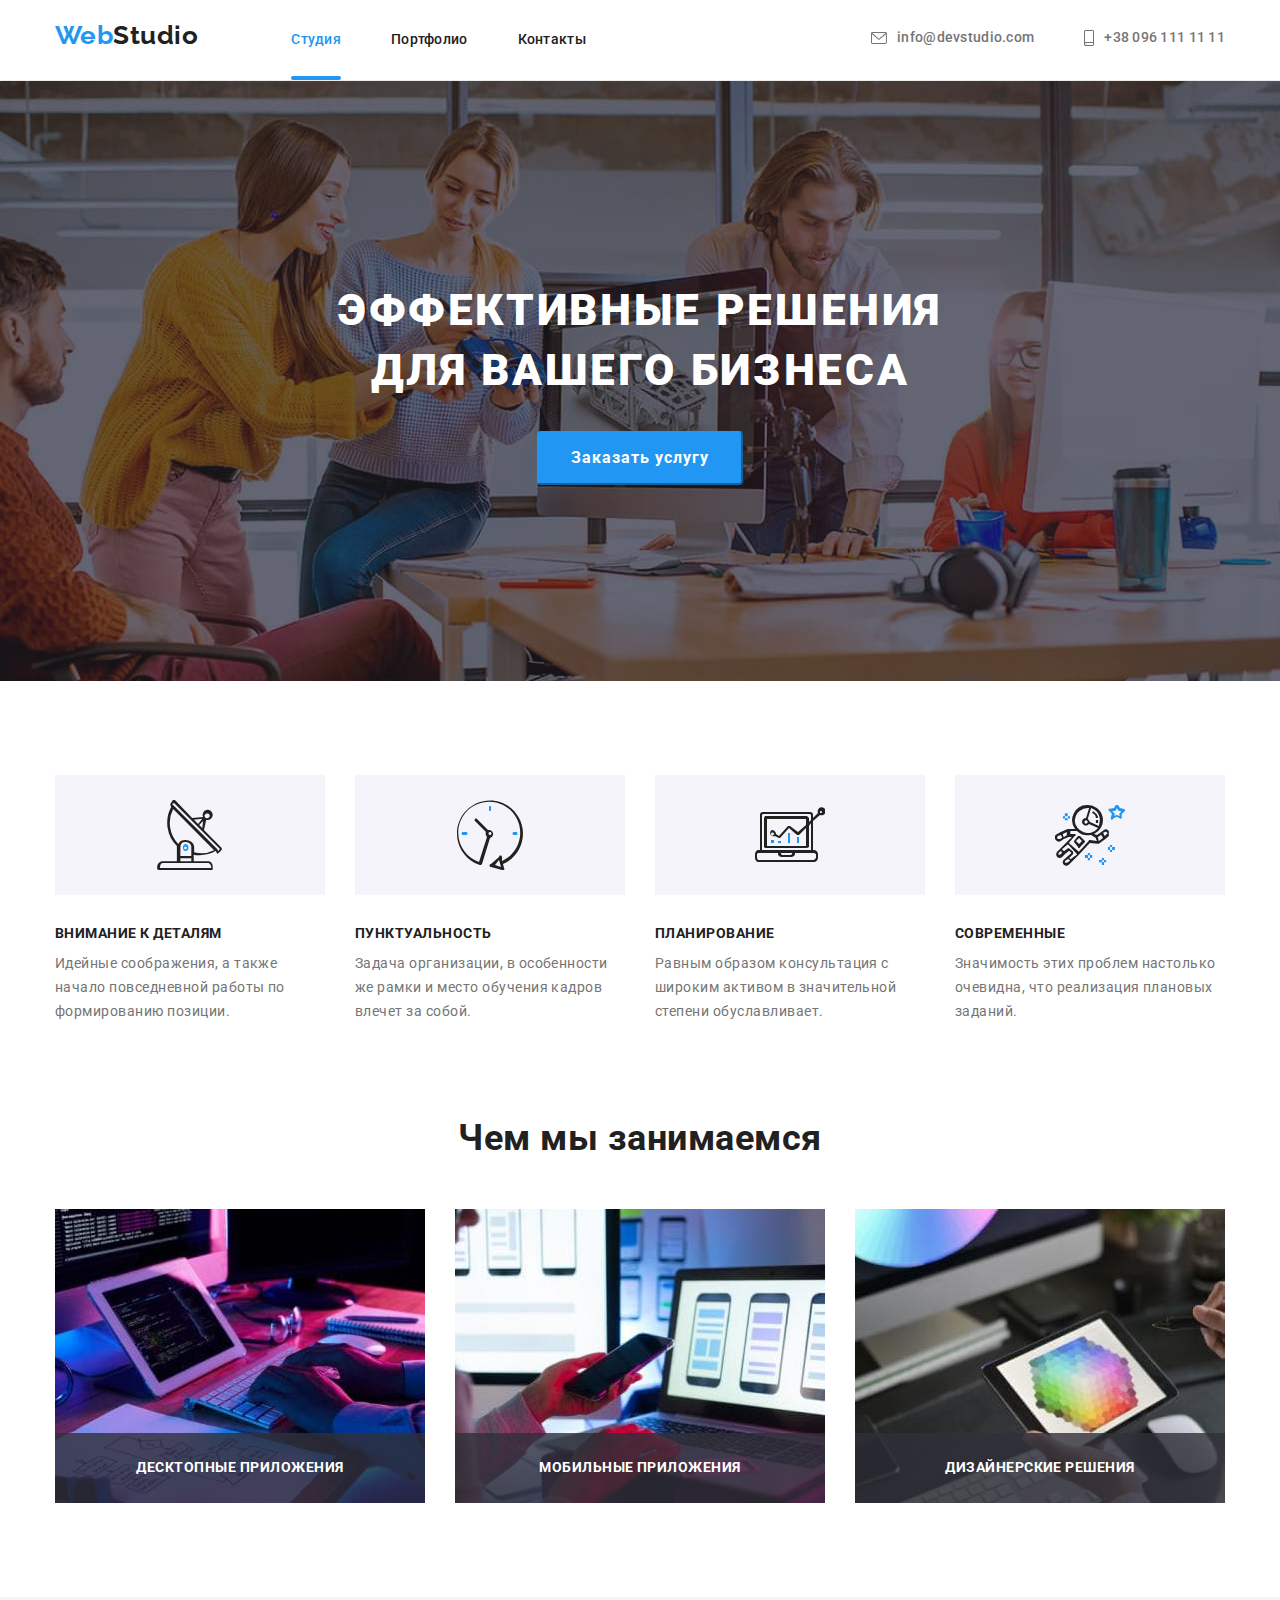
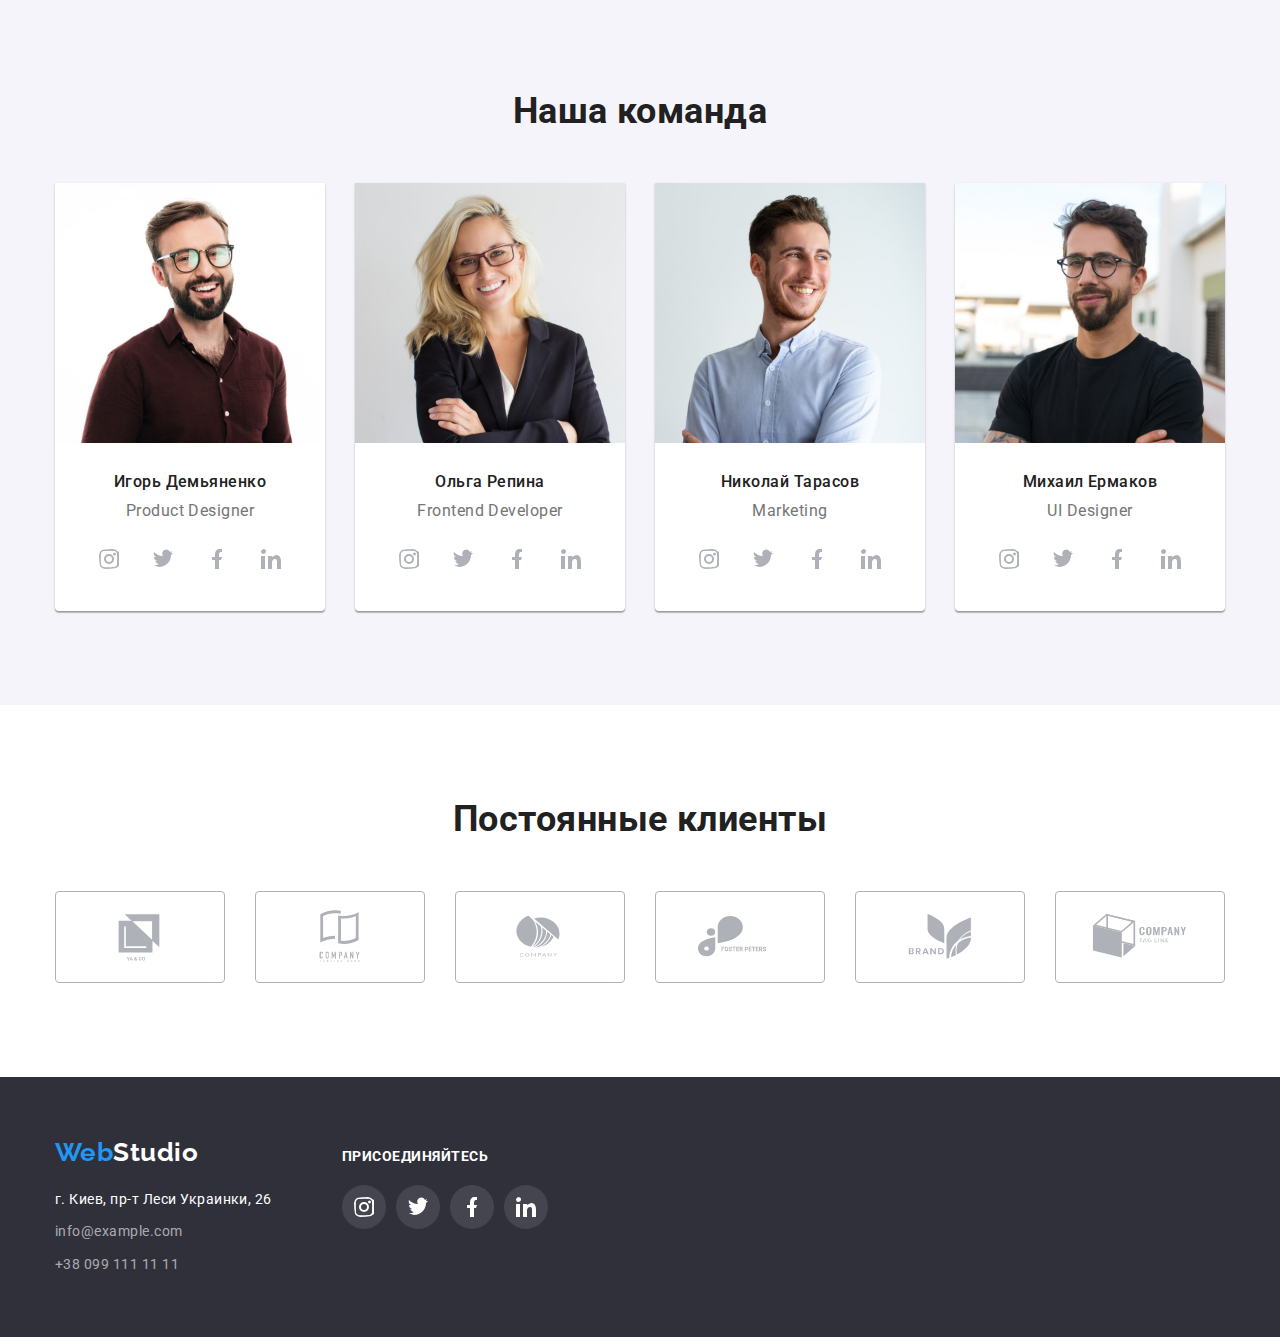
<file: index.html>
<!DOCTYPE html>
<html lang="ru">
  <head>
    <meta charset="UTF-8" />
    <meta http-equiv="X-UA-Compatible" content="IE=edge" />
    <meta name="viewport" content="width=device-width, initial-scale=1.0" />
    <title>Document</title>
    <link
      href="https://fonts.googleapis.com/css2?family=Raleway:wght@700&family=Roboto:wght@400;500;700;900&display=swap"
      rel="stylesheet"
    />
    <link
      rel="stylesheet"
      href="https://cdnjs.cloudflare.com/ajax/libs/modern-normalize/1.1.0/modern-normalize.min.css"
    />
    <link rel="stylesheet" href="./css/styles.css" />
  </head>
  <body>
    <header class="page-header">
      <div class="container box">
        <nav class="box">
          <a class="header-logo" href=""><span class="logo-blue">Web</span>Studio</a>
          <ul class="header-nav-list box">
            <li class="header-nav-list-item">
              <a href="./index.html" class="nav-link-current">Студия</a>
            </li>
            <li class="header-nav-list-item">
              <a href="./portfolio.html" class="nav-link">Портфолио</a>
            </li>
            <li class="header-nav-list-item"><a href="" class="nav-link">Контакты</a></li>
          </ul>
        </nav>
        <ul class="header-list">
          <li class="header-list-item">
            <a class="header-contact" href="mailto:info@devstudio.com">
              <svg class="header-contact-envelope">
                <use class="" href="./images/symbol-defs.svg#icon-envelope"></use></svg
              >info@devstudio.com</a
            >
          </li>
          <li class="header-list-item">
            <a class="header-contact" href="tel:+380961111111">
              <svg class="header-contact-smartphone">
                <use class="" href="./images/symbol-defs.svg#icon-smartphone"></use></svg
              >+38 096 111 11 11</a
            >
          </li>
        </ul>
      </div>
    </header>
    <main>
      <section class="hero">
        <div class="container">
          <h1 class="hero-title">Эффективные решения для вашего бизнеса</h1>
          <button data-modal-open type="button" class="button-studio">Заказать услугу</button>
        </div>
      </section>
      <!--Перша секція лозунги-->
      <section class="section features-section">
        <div class="container">
          <ul class="features-list">
            <li class="features-list-item">
              <div class="features-svg-item">
                <svg class="features-svg-icon">
                  <use class="" href="./images/symbol-defs.svg#icon-antenna"></use>
                </svg>
              </div>
              <h3 class="features-title">Внимание к деталям</h3>
              <p class="features-text">
                Идейные соображения, а также начало повседневной работы по формированию позиции.
              </p>
            </li>
            <li class="features-list-item">
              <div class="features-svg-item">
                <svg class="features-svg-icon">
                  <use class="" href="./images/symbol-defs.svg#icon-clock"></use>
                </svg>
              </div>
              <h3 class="features-title">Пунктуальность</h3>
              <p class="features-text">
                Задача организации, в особенности же рамки и место обучения кадров влечет за собой.
              </p>
            </li>
            <li class="features-list-item">
              <div class="features-svg-item">
                <svg class="features-svg-icon">
                  <use class="" href="./images/symbol-defs.svg#icon-diagram"></use>
                </svg>
              </div>
              <h3 class="features-title">Планирование</h3>
              <p class="features-text">
                Равным образом консультация с широким активом в значительной степени обуславливает.
              </p>
            </li>
            <li class="features-list-item">
              <div class="features-svg-item">
                <svg class="features-svg-icon">
                  <use class="" href="./images/symbol-defs.svg#icon-astronaut"></use>
                </svg>
              </div>
              <h3 class="features-title">Современные</h3>
              <p class="features-text">
                Значимость этих проблем настолько очевидна, что реализация плановых заданий.
              </p>
            </li>
          </ul>
        </div>
      </section>
      <!-- Друга секція Робота -->
      <section class="section">
        <div class="container">
          <h2 class="work-title">Чем мы занимаемся</h2>
          <ul class="work-list">
            <li class="work-list-item">
              <div class="work-list-img">
                <p class="work-list-text">Десктопные приложения</p>
                <img src="./images/activity/box1.jpg" alt="activity1" />
              </div>
            </li>
            <li class="work-list-item">
              <div class="work-list-img">
                <p class="work-list-text">Мобильные приложения</p>
                <img src="./images/activity/box2.jpg" alt="activity2" />
              </div>
            </li>
            <li class="work-list-item">
              <div class="work-list-img">
                <p class="work-list-text">Дизайнерские решения</p>
                <img src="./images/activity/box3.jpg" alt="activity3" />
              </div>
            </li>
          </ul>
        </div>
      </section>
      <!-- Третя секція існуюча команда-->
      <section class="team-section section">
        <div class="container">
          <h2 class="team-title">Наша команда</h2>
          <ul class="team-list">
            <li class="team-member">
              <img src="./images/team/igor.jpg" alt="teammate1" width="270" />
              <div class="team-member-box">
                <h3 class="team-member-name">Игорь Демьяненко</h3>
                <p class="team-position">Product Designer</p>
                <ul class="team-contact-list">
                  <li class="contact-list-item">
                    <a class="contact-link" href="">
                      <svg width="20" height="20">
                        <use class="" href="./images/symbol-defs.svg#icon-instagram"></use>
                      </svg>
                    </a>
                  </li>
                  <li class="contact-list-item">
                    <a class="contact-link" href="">
                      <svg width="20" height="20">
                        <use class="" href="./images/symbol-defs.svg#icon-twitter"></use>
                      </svg>
                    </a>
                  </li>
                  <li class="contact-list-item">
                    <a class="contact-link" href="">
                      <svg width="20" height="20">
                        <use class="" href="./images/symbol-defs.svg#icon-facebook"></use>
                      </svg>
                    </a>
                  </li>
                  <li class="contact-list-item">
                    <a class="contact-link" href="">
                      <svg width="20" height="20">
                        <use class="" href="./images/symbol-defs.svg#icon-linkedin"></use>
                      </svg>
                    </a>
                  </li>
                </ul>
              </div>
            </li>
            <li class="team-member">
              <img src="./images/team/olga.jpg" alt="teammate2" width="270" />
              <div class="team-member-box">
                <h3 class="team-member-name">Ольга Репина</h3>
                <p class="team-position">Frontend Developer</p>
                <ul class="team-contact-list">
                  <li class="contact-list-item">
                    <a class="contact-link" href="">
                      <svg width="20" height="20">
                        <use class="" href="./images/symbol-defs.svg#icon-instagram"></use>
                      </svg>
                    </a>
                  </li>
                  <li class="contact-list-item">
                    <a class="contact-link" href="">
                      <svg width="20" height="20">
                        <use class="" href="./images/symbol-defs.svg#icon-twitter"></use>
                      </svg>
                    </a>
                  </li>
                  <li class="contact-list-item">
                    <a class="contact-link" href="">
                      <svg width="20" height="20">
                        <use class="" href="./images/symbol-defs.svg#icon-facebook"></use>
                      </svg>
                    </a>
                  </li>
                  <li class="contact-list-item">
                    <a class="contact-link" href="">
                      <svg width="20" height="20">
                        <use class="" href="./images/symbol-defs.svg#icon-linkedin"></use>
                      </svg>
                    </a>
                  </li>
                </ul>
              </div>
            </li>
            <li class="team-member">
              <img src="./images/team/nikolay.jpg" alt="teammate3" width="270" />
              <div class="team-member-box">
                <h3 class="team-member-name">Николай Тарасов</h3>
                <p class="team-position">Marketing</p>
                <ul class="team-contact-list">
                  <li class="contact-list-item">
                    <a class="contact-link" href="">
                      <svg width="20" height="20">
                        <use class="" href="./images/symbol-defs.svg#icon-instagram"></use>
                      </svg>
                    </a>
                  </li>
                  <li class="contact-list-item">
                    <a class="contact-link" href="">
                      <svg width="20" height="20">
                        <use class="" href="./images/symbol-defs.svg#icon-twitter"></use>
                      </svg>
                    </a>
                  </li>
                  <li class="contact-list-item">
                    <a class="contact-link" href="">
                      <svg width="20" height="20">
                        <use class="" href="./images/symbol-defs.svg#icon-facebook"></use>
                      </svg>
                    </a>
                  </li>
                  <li class="contact-list-item">
                    <a class="contact-link" href="">
                      <svg width="20" height="20">
                        <use class="" href="./images/symbol-defs.svg#icon-linkedin"></use>
                      </svg>
                    </a>
                  </li>
                </ul>
              </div>
            </li>
            <li class="team-member">
              <img src="./images/team/mikhail.jpg" alt="teammate4" width="270" />
              <div class="team-member-box">
                <h3 class="team-member-name">Михаил Ермаков</h3>
                <p class="team-position">UI Designer</p>
                <ul class="team-contact-list">
                  <li class="contact-list-item">
                    <a class="contact-link" href="">
                      <svg width="20" height="20">
                        <use class="" href="./images/symbol-defs.svg#icon-instagram"></use>
                      </svg>
                    </a>
                  </li>
                  <li class="contact-list-item">
                    <a class="contact-link" href="">
                      <svg width="20" height="20">
                        <use class="" href="./images/symbol-defs.svg#icon-twitter"></use>
                      </svg>
                    </a>
                  </li>
                  <li class="contact-list-item">
                    <a class="contact-link" href="">
                      <svg width="20" height="20">
                        <use class="" href="./images/symbol-defs.svg#icon-facebook"></use>
                      </svg>
                    </a>
                  </li>
                  <li class="contact-list-item">
                    <a class="contact-link" href="">
                      <svg width="20" height="20">
                        <use class="" href="./images/symbol-defs.svg#icon-linkedin"></use>
                      </svg>
                    </a>
                  </li>
                </ul>
              </div>
            </li>
          </ul>
        </div>
      </section>
      <!-- Клієнти -->
      <section class="section">
        <div class="container">
          <h2 class="clients-title">Постоянные клиенты</h2>
          <ul class="client-list">
            <li class="client-list-item">
              <a class="client-link" href="">
                <svg width="106" height="60" class="client-link-icon">
                  <use class="" href="./images/symbol-defs.svg#icon-logo1"></use>
                </svg>
              </a>
            </li>
            <li class="client-list-item">
              <a class="client-link" href="">
                <svg width="106" height="60">
                  <use class="" href="./images/symbol-defs.svg#icon-logo2"></use>
                </svg>
              </a>
            </li>
            <li class="client-list-item">
              <a class="client-link" href="">
                <svg width="106" height="60">
                  <use class="" href="./images/symbol-defs.svg#icon-logo3"></use>
                </svg>
              </a>
            </li>
            <li class="client-list-item">
              <a class="client-link" href="">
                <svg width="106" height="60">
                  <use class="" href="./images/symbol-defs.svg#icon-logo4"></use>
                </svg>
              </a>
            </li>
            <li class="client-list-item">
              <a class="client-link" href="">
                <svg width="106" height="60">
                  <use class="" href="./images/symbol-defs.svg#icon-logo5"></use>
                </svg>
              </a>
            </li>
            <li class="client-list-item">
              <a class="client-link" href="">
                <svg width="106" height="60">
                  <use class="" href="./images/symbol-defs.svg#icon-logo6"></use>
                </svg>
              </a>
            </li>
          </ul>
        </div>
      </section>
    </main>
    <footer class="footer">
      <div class="container box">
        <div>
          <a class="footer-logo" href=""><span class="logo-blue">Web</span>Studio</a>
          <address class="footer-adress">
            <p>г. Киев, пр-т Леси Украинки, 26</p>
            <ul class="footer-list">
              <li class="footer-list-item">
                <a href="mailto:info@example.com" class="footer-adress-contact">info@example.com</a>
              </li>
              <li class="footer-list-item">
                <a href="tel:+380991111111" class="footer-adress-contact">+38 099 111 11 11</a>
              </li>
            </ul>
          </address>
        </div>
        <div class="footer-join-box">
          <p class="footer-join-text">Присоединяйтесь</p>
          <ul class="join-list">
            <li class="join-list-item">
              <a class="join-link" href="">
                <svg width="20" height="20">
                  <use class="" href="./images/symbol-defs.svg#icon-instagram"></use>
                </svg>
              </a>
            </li>
            <li class="join-list-item">
              <a class="join-link" href="">
                <svg width="20" height="20">
                  <use class="" href="./images/symbol-defs.svg#icon-twitter"></use>
                </svg>
              </a>
            </li>
            <li class="join-list-item">
              <a class="join-link" href="">
                <svg width="20" height="20">
                  <use class="" href="./images/symbol-defs.svg#icon-facebook"></use>
                </svg>
              </a>
            </li>
            <li class="join-list-item">
              <a class="join-link" href="">
                <svg width="20" height="20">
                  <use class="" href="./images/symbol-defs.svg#icon-linkedin"></use>
                </svg>
              </a>
            </li>
          </ul>
        </div>
        </div>
      </div>
    </footer>
    <div class="backdrop is-hidden" data-modal>
      <div class="modal">
        <button class="modal-close-button" data-modal-close>
          <svg width="11" height="11">
            <use href="./images/symbol-defs.svg#icon-cross"></use>
          </svg>
        </button>
      </div>
    </div>
    <script src="./js/modal.js"></script>
  </body>
</html>
</file>
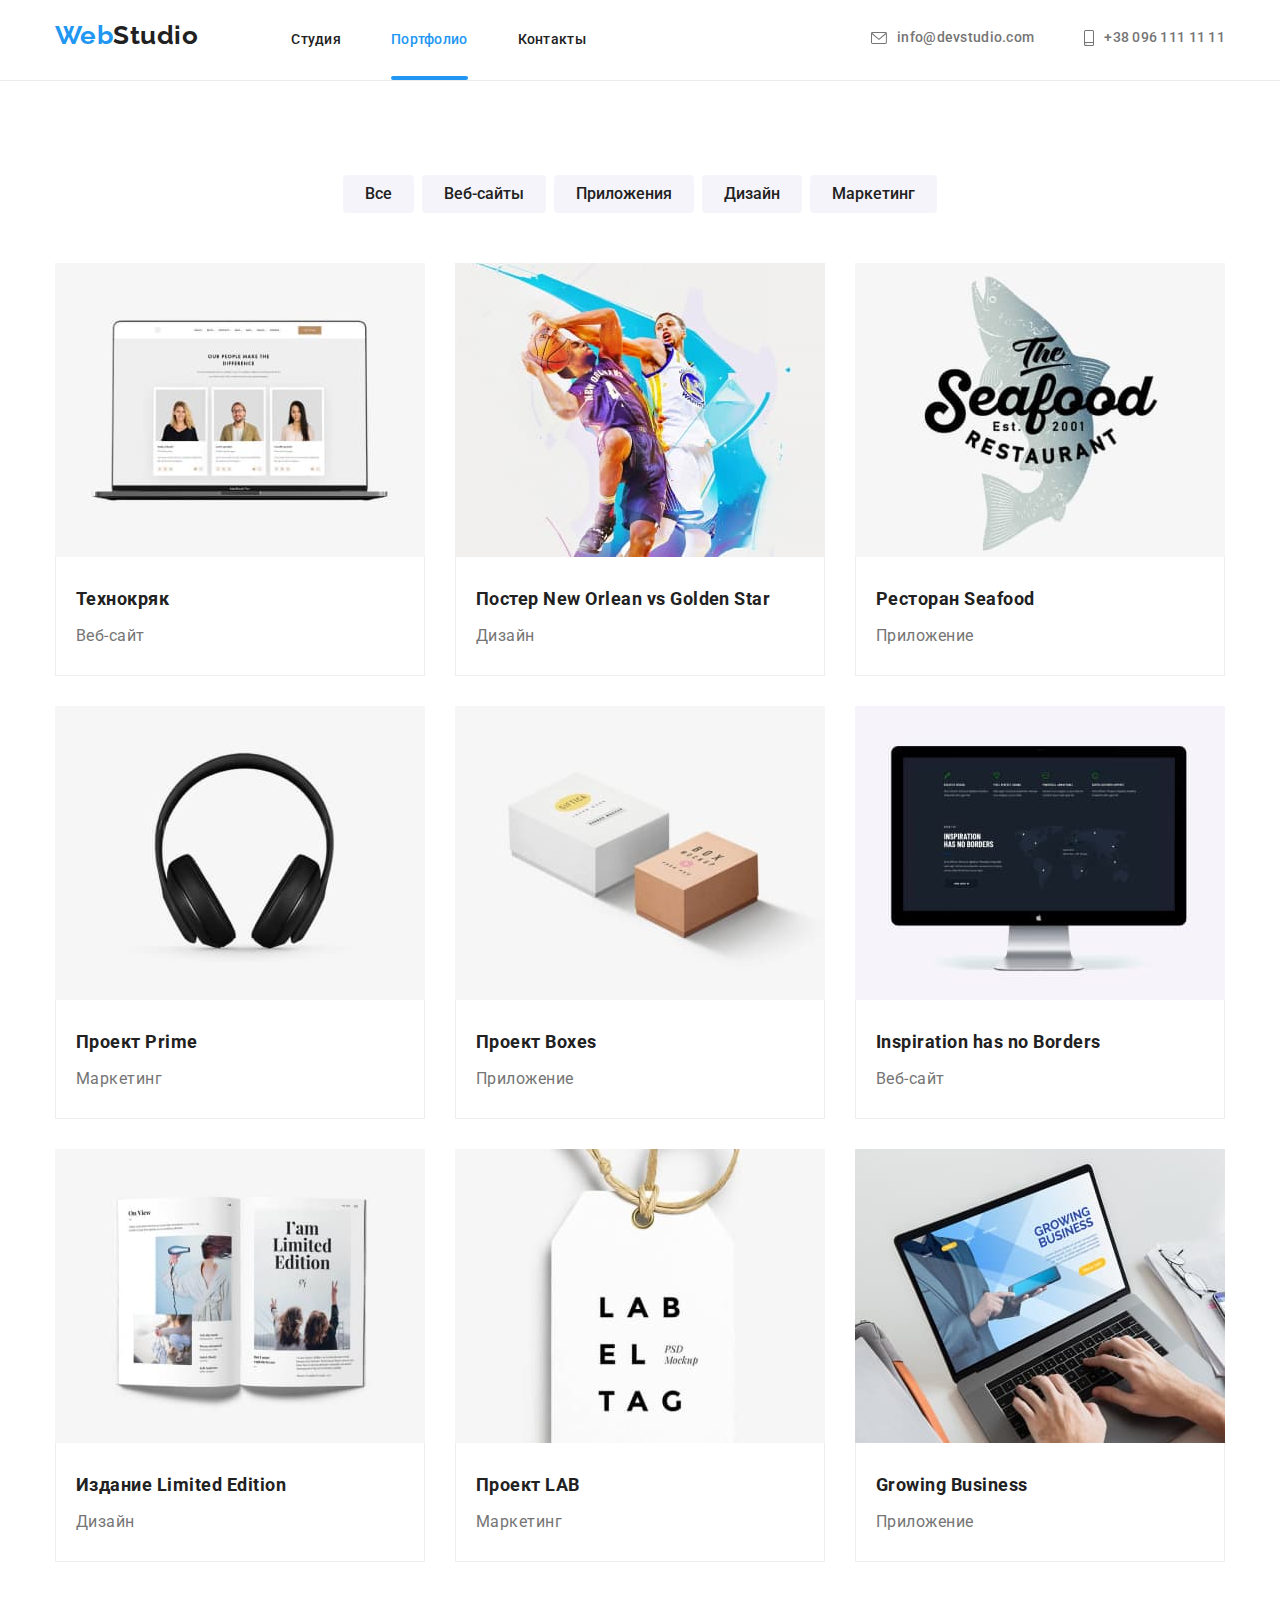
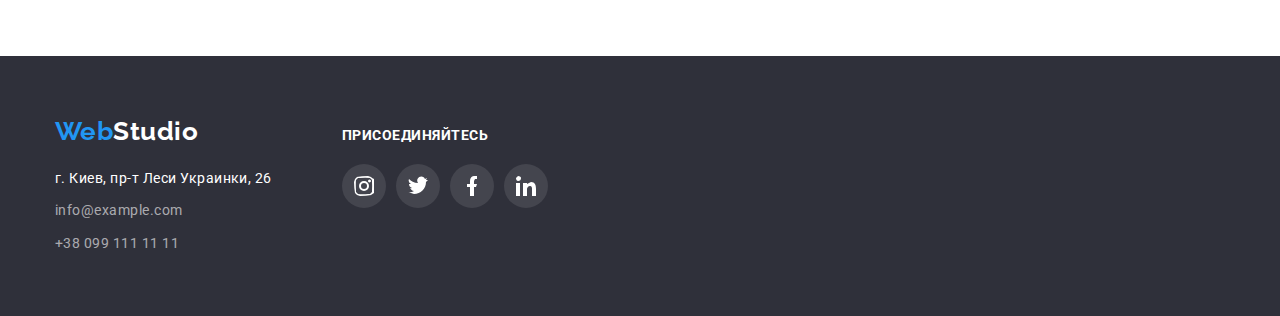
<file: portfolio.html>
<!DOCTYPE html>
<html lang="ru">
  <head>
    <meta charset="UTF-8" />
    <meta http-equiv="X-UA-Compatible" content="IE=edge" />
    <meta name="viewport" content="width=device-width, initial-scale=1.0" />
    <title>Document</title>
    <link
      href="https://fonts.googleapis.com/css2?family=Raleway:wght@700&family=Roboto:wght@400;500;700;900&display=swap"
      rel="stylesheet"
    />
    <link
      rel="stylesheet"
      href="https://cdnjs.cloudflare.com/ajax/libs/modern-normalize/1.1.0/modern-normalize.min.css"
    />
    <link rel="stylesheet" href="./css/styles.css" />
  </head>
  <body class="page-body">
    <header class="page-header">
      <div class="container box">
        <nav class="box">
          <a class="header-logo" href=""><span class="logo-blue">Web</span>Studio</a>
          <ul class="header-nav-list box">
            <li class="header-nav-list-item">
              <a href="./index.html" class="nav-link">Студия</a>
            </li>
            <li class="header-nav-list-item">
              <a href="./portfolio.html" class="nav-link-current">Портфолио</a>
            </li>
            <li class="header-nav-list-item"><a href="" class="nav-link">Контакты</a></li>
          </ul>
        </nav>
        <ul class="header-list">
          <li class="header-list-item">
            <a class="header-contact" href="mailto:info@devstudio.com">
              <svg class="header-contact-envelope">
                <use class="" href="./images/symbol-defs.svg#icon-envelope"></use></svg
              >info@devstudio.com</a
            >
          </li>
          <li class="header-list-item">
            <a class="header-contact" href="tel:+380961111111">
              <svg class="header-contact-smartphone">
                <use class="" href="./images/symbol-defs.svg#icon-smartphone"></use></svg
              >+38 096 111 11 11</a
            >
          </li>
        </ul>
      </div>
    </header>
    <main>
      <section class="section">
        <div class="container">
          <ul class="portfolio-buttons-list">
            <li class="portfolio-buttons-item">
              <button type="button" class="button-portfolio">Все</button>
            </li>
            <li class="portfolio-buttons-item">
              <button type="button" class="button-portfolio">Веб-сайты</button>
            </li>
            <li class="portfolio-buttons-item">
              <button type="button" class="button-portfolio">Приложения</button>
            </li>
            <li class="portfolio-buttons-item">
              <button type="button" class="button-portfolio">Дизайн</button>
            </li>
            <li class="portfolio-buttons-item">
              <button type="button" class="button-portfolio">Маркетинг</button>
            </li>
          </ul>
          <ul class="portfolio-list">
            <li class="portfolio-list-item">
              <a class="portfolio-link" href="">
                <div class="portfolio-link-img">
                  <p class="portfolio-link-overlay">
                    Ресурс предлагает комплексные предложения с разным уровнем функционала и
                    сервисов. Все это позволит посетителю получить исчерпывающие сведения о компании
                    или частном лице.
                  </p>
                  <img src="./images/projects/techcrack.jpg" alt="project1" />
                </div>
                <div class="portfolio-list-border-box">
                  <h3 class="portfolio-title">Технокряк</h3>
                  <p class="portfolio-text">Веб-сайт</p>
                </div>
              </a>
            </li>
            <li class="portfolio-list-item">
              <a class="portfolio-link" href="">
                <div class="portfolio-link-img">
                  <p class="portfolio-link-overlay">
                    Ресурс предлагает комплексные предложения с разным уровнем функционала и
                    сервисов. Все это позволит посетителю получить исчерпывающие сведения о компании
                    или частном лице.
                  </p>
                  <img
                    src="./images/projects/new-orlean-vs-golden-star.jpg"
                    alt="project2"
                    width="370"
                  />
                </div>
                <div class="portfolio-list-border-box">
                  <h3 class="portfolio-title">Постер New Orlean vs Golden Star</h3>
                  <p class="portfolio-text">Дизайн</p>
                </div>
              </a>
            </li>
            <li class="portfolio-list-item">
              <a class="portfolio-link" href="">
                <div class="portfolio-link-img">
                  <p class="portfolio-link-overlay">
                    Ресурс предлагает комплексные предложения с разным уровнем функционала и
                    сервисов. Все это позволит посетителю получить исчерпывающие сведения о компании
                    или частном лице.
                  </p>
                  <img src="./images/projects/seafood.jpg" alt="project3" width="370" />
                </div>
                <div class="portfolio-list-border-box">
                  <h3 class="portfolio-title">Ресторан Seafood</h3>
                  <p class="portfolio-text">Приложение</p>
                </div>
              </a>
            </li>
            <li class="portfolio-list-item">
              <a class="portfolio-link" href="">
                <div class="portfolio-link-img">
                  <p class="portfolio-link-overlay">
                    Ресурс предлагает комплексные предложения с разным уровнем функционала и
                    сервисов. Все это позволит посетителю получить исчерпывающие сведения о компании
                    или частном лице.
                  </p>
                  <img src="./images/projects/prime.jpg" alt="project4" width="370" />
                </div>
                <div class="portfolio-list-border-box">
                  <h3 class="portfolio-title">Проект Prime</h3>
                  <p class="portfolio-text">Маркетинг</p>
                </div>
              </a>
            </li>
            <li class="portfolio-list-item">
              <a class="portfolio-link" href="">
                <div class="portfolio-link-img">
                  <p class="portfolio-link-overlay">
                    Ресурс предлагает комплексные предложения с разным уровнем функционала и
                    сервисов. Все это позволит посетителю получить исчерпывающие сведения о компании
                    или частном лице.
                  </p>
                  <img src="./images/projects/boxes.jpg" alt="project5" width="370" />
                </div>
                <div class="portfolio-list-border-box">
                  <h3 class="portfolio-title">Проект Boxes</h3>
                  <p class="portfolio-text">Приложение</p>
                </div>
              </a>
            </li>
            <li class="portfolio-list-item">
              <a class="portfolio-link" href="">
                <div class="portfolio-link-img">
                  <p class="portfolio-link-overlay">
                    Ресурс предлагает комплексные предложения с разным уровнем функционала и
                    сервисов. Все это позволит посетителю получить исчерпывающие сведения о компании
                    или частном лице.
                  </p>
                  <img
                    src="./images/projects/inspiration-has-no-borders.jpg"
                    alt="project6"
                    width="370"
                  />
                </div>
                <div class="portfolio-list-border-box">
                  <h3 class="portfolio-title">Inspiration has no Borders</h3>
                  <p class="portfolio-text">Веб-сайт</p>
                </div>
              </a>
            </li>
            <li class="portfolio-list-item">
              <a class="portfolio-link" href="">
                <div class="portfolio-link-img">
                  <p class="portfolio-link-overlay">
                    Ресурс предлагает комплексные предложения с разным уровнем функционала и
                    сервисов. Все это позволит посетителю получить исчерпывающие сведения о компании
                    или частном лице.
                  </p>
                  <img src="./images/projects/limited-edition.jpg" alt="project7" width="370" />
                </div>
                <div class="portfolio-list-border-box">
                  <h3 class="portfolio-title">Издание Limited Edition</h3>
                  <p class="portfolio-text">Дизайн</p>
                </div>
              </a>
            </li>
            <li class="portfolio-list-item">
              <a class="portfolio-link" href="">
                <div class="portfolio-link-img">
                  <p class="portfolio-link-overlay">
                    Ресурс предлагает комплексные предложения с разным уровнем функционала и
                    сервисов. Все это позволит посетителю получить исчерпывающие сведения о компании
                    или частном лице.
                  </p>
                  <img src="./images/projects/lab.jpg" alt="project8" width="370" />
                </div>
                <div class="portfolio-list-border-box">
                  <h3 class="portfolio-title">Проект LAB</h3>
                  <p class="portfolio-text">Маркетинг</p>
                </div>
              </a>
            </li>
            <li class="portfolio-list-item">
              <a class="portfolio-link" href="">
                <div class="portfolio-link-img">
                  <p class="portfolio-link-overlay">
                    Ресурс предлагает комплексные предложения с разным уровнем функционала и
                    сервисов. Все это позволит посетителю получить исчерпывающие сведения о компании
                    или частном лице.
                  </p>
                  <img src="./images/projects/growing-busines.jpg" alt="project9" width="370" />
                </div>
                <div class="portfolio-list-border-box">
                  <h3 class="portfolio-title">Growing Business</h3>
                  <p class="portfolio-text">Приложение</p>
                </div>
              </a>
            </li>
          </ul>
        </div>
      </section>
    </main>
    <footer class="footer">
      <div class="container box">
        <div>
          <a class="footer-logo" href=""><span class="logo-blue">Web</span>Studio</a>
          <address class="footer-adress">
            <p>г. Киев, пр-т Леси Украинки, 26</p>
            <ul class="footer-list">
              <li class="footer-list-item">
                <a href="mailto:info@example.com" class="footer-adress-contact">info@example.com</a>
              </li>
              <li class="footer-list-item">
                <a href="tel:+380991111111" class="footer-adress-contact">+38 099 111 11 11</a>
              </li>
            </ul>
          </address>
        </div>
        <div class="footer-join-box">
          <p class="footer-join-text">Присоединяйтесь</p>
          <ul class="join-list">
            <li class="join-list-item">
              <a class="join-link" href="">
                <svg width="20" height="20">
                  <use class="" href="./images/symbol-defs.svg#icon-instagram"></use>
                </svg>
              </a>
            </li>
            <li class="join-list-item">
              <a class="join-link" href="">
                <svg width="20" height="20">
                  <use class="" href="./images/symbol-defs.svg#icon-twitter"></use>
                </svg>
              </a>
            </li>
            <li class="join-list-item">
              <a class="join-link" href="">
                <svg width="20" height="20">
                  <use class="" href="./images/symbol-defs.svg#icon-facebook"></use>
                </svg>
              </a>
            </li>
            <li class="join-list-item">
              <a class="join-link" href="">
                <svg width="20" height="20">
                  <use class="" href="./images/symbol-defs.svg#icon-linkedin"></use>
                </svg>
              </a>
            </li>
          </ul>
        </div>
      </div>
    </footer>
  </body>
</html>
</file>
<file: css/styles.css>
:root{
    --primary-text-color: #212121;
    --secondary-text-color: #757575;
    --accent-color: #2196F3;
    --negative-color: #fff;
    --dark-background: #2F303A;
    --footer-opacity: rgba(255, 255, 255, 0.6);
    --light-background: #f5f4fa;
    --svg-icon: #AFB1B8;
}

/* global */

h1,
h2,
h3,
p{
    margin: 0;
}

ul,
li {
    margin: 0;
    padding: 0;
    list-style: none;
}

button {
    cursor: pointer;
}

img{
    display: block;
    max-width: 100%;
    height: auto;
}

body {
    font-family: Roboto, sans-serif;
    letter-spacing: 0.03em;
      
    background-color: var(--negative-color);
    color: var(--primary-text-color);
}

.container{
    margin: 0 auto;
    width: 1200px;
    padding: 0 15px;
}

.box{
    display: flex;
    align-items: baseline;
}

.section{
    padding-top: 94px;
    padding-bottom: 94px;
}

/* header */

.page-header{
    border-bottom: 1px solid #ececec;
}

.header-list {
    display: flex;
}

.header-logo{
    display: flex;
    align-items: center;
}

.header-logo,
.footer-logo {
    font-family: 'Raleway';
    font-weight: 700;
    font-size: 26px;
    line-height: 1.19;
    color: var(--primary-text-color);
    text-decoration: none;    
}

.logo-blue {
    color: var(--accent-color);
}

.header-nav-list {
    margin-left: 93px;
}

.nav-link,
.nav-link-current {
    display: block;
    padding-top: 32px;
    padding-bottom: 32px;

    font-weight: 500;
    font-size: 14px;
    line-height: 1.14;
    letter-spacing: 0.02em;
    color: var(--primary-text-color);
    text-decoration: none;

    transition-property: color;
    transition-duration: 250ms;
    transition-timing-function: cubic-bezier(0.4, 0, 0.2, 1);
}

.nav-link-current{
    position: relative;
    
}

.nav-link-current::after{
    position: absolute;
    bottom: 0;
    left: 0;
    content: "";
    width: 100%;
    background-color: currentColor;
    border: 2px solid currentColor;
    border-radius: 4px;
}

.header-list{   
    margin-left: auto;
}

.header-list-item{
    display: flex;
}

.header-list-item:not(:first-child),
.header-nav-list-item:not(:first-child){
    margin-left: 50px;
}

.header-contact {
    display: flex;
    align-items: center;

    font-weight: 500;
    font-size: 14px;
    line-height: 1.14;
    letter-spacing: 0.02em;
    color: var(--secondary-text-color);
    text-decoration: none;
    transition: color 250ms cubic-bezier(0.4, 0, 0.2, 1);
}

.header-contact-envelope{
    margin-right: 10px;
    fill: currentColor;
    width: 16px;
    height: 12px;
}

.header-contact-smartphone{
    margin-right: 10px;
    fill: currentColor;
    width: 10px;
    height: 16px;
}

.nav-link:hover, 
.nav-link:focus,
.header-contact:hover,
.header-contact:focus,
.header-list-item:hover,
.nav-link-current{
    color: var(--accent-color);
}

/*hero*/

.hero{
    max-width: 1600px;
    height: 600px;
    margin-left: auto;
    margin-right: auto;
    background-image: linear-gradient(to right, rgba(47, 48, 58, 0.4),
                                                rgba(47, 48, 58, 0.4)),
                                url(../images/hero/background-hero.jpg);
    background-size: cover;
    background-position: center;
    padding-top: 200px;
    padding-bottom: 200px;
    text-align: center;

    background-color: var(--dark-background);
}

.hero-title{
    margin: auto;
    max-width: 696px;

    font-weight: 900;
    font-size: 44px;
    line-height: 1.36;
    letter-spacing: 0.06em;
    text-transform: uppercase;
    color: var(--negative-color)
}

.button-studio{
    /* display: flex; */
    align-items: center;
    justify-content: center;
    padding: 10px 32px;
    margin-top: 30px;
    border-radius: 4px;
    border-color: var(--accent-color);

    font-weight: 700;
    font-size: 16px;
    line-height: 1.87;
    letter-spacing: 0.06em;
    color: var(--negative-color);
    background-color: var(--accent-color);
    transition-property: background-color, border-color;
    transition-duration: 250ms;
    transition-timing-function: cubic-bezier(0.4, 0, 0.2, 1);
}

.button-studio:hover,
.button-studio:focus{
    background-color: #188CE8;
    border-color: #188CE8;
}

/* section лозунги */

.features-section{
    padding-bottom: 0;
}

.features-list{
    display: flex;
}

.features-list-item{
    max-width: 270px;
}

.features-svg-item {
    display: flex;
    align-items: center;
    justify-content: center;
    width: 270px;
    height: 120px;

    background-color: var(--light-background);
}

.features-svg-icon {
    width: 70px;
    height: 70px;
}

.features-title{
    margin-top: 30px;
}

.features-list-item:not(:first-child),
.features-svg-item:not(:first-child){
    margin-left: 30px;
}

.features-title{
    font-weight: 700;
    font-size: 14px;
    line-height: 1.2;
    text-transform: uppercase;
}

.features-text{
    margin-top: 10px;
    
    font-size: 14px;
    line-height: 1.71;
    color: var(--secondary-text-color);
}

/* section зайняття */

.work-list{
    display: flex;
}

.work-list,
.team-list{
    margin-top: 50px;
}

.work-title,
.team-title,
.clients-title{
    text-align: center;

    font-weight: 700;
    font-size: 36px;
    line-height: 1.16;
}

.work-list-item:not(:first-child){
    margin-left: 30px;
}

.work-list-img{
    position: relative;
    display: flex;
}

.work-list-text{
    display: flex;
    justify-content: center;
    align-items: center;
    
    /* padding-top: 27px; */
    /* text-align: center; */
    position: absolute;
    left: 0;
    bottom: 0;
    width: 100%;
    height: 70px;


    font-weight: 700;
    font-size: 14px;
    line-height: 1.14;
    color: var(--negative-color);
    text-transform: uppercase;

    background-color: rgba(47, 48, 58, 0.8);;
}


/* section команда */

.team-section{
    background-color: var(--light-background) ;
}


.team-list{
    display: flex;
}

.team-member{
    width: 270px;
    margin-left: 30px;

    box-shadow: 0px 1px 3px rgba(0, 0, 0, 0.12),
                0px 1px 1px rgba(0, 0, 0, 0.14),
                0px 2px 1px rgba(0, 0, 0, 0.2);
    border-radius: 0px 0px 4px 4px;
    background-color: var(--negative-color);
}

.team-member:nth-child(4n+1){
    margin-left: 0px;
}

.team-member-box{
    text-align: center;
    padding-top: 30px;
    padding-bottom: 30px;
}

.team-member-name{
    font-weight: 500;
    font-size: 16px;
    line-height: 1.18;
}

.team-position{
    margin-top: 10px;

    font-size: 16px;
    line-height: 1.18;
    color: var(--secondary-text-color);
}

.team-contact-list{
    display: flex;
    justify-content: center;
    margin-top: 16px;
}

.contact-list-item:not(:first-child){
    margin-left: 10px;
}

.contact-link {
    display: flex;
    justify-content: center;
    align-items: center;
    width: 44px;
    height: 44px;
    border-radius: 50%;
    fill: var(--svg-icon);
    transition-property: background, fill;
    transition-duration: 250ms;
    transition-timing-function: cubic-bezier(0.4, 0, 0.2, 1);
}


.contact-link svg{
    color: currentColor;
}

.contact-link:hover,
.contact-link:focus{
    fill: var(--negative-color);
    background: var(--accent-color);
}

/* clients */

.client-list{
    display: flex;
    margin-top: 50px;
}

.client-list-item{
    width: 170px;
    height: 92px;
}

.client-list-item:not(:first-child){
    margin-left: 30px;
}

.client-link{
    display: flex;
    justify-content: center;
    align-items: center;
    width: 170px;
    height: 92px;
    
    border: 1px solid var(--svg-icon);
    border-radius: 4px;

    color: var(--svg-icon);

    transition-property: border-color, color;
    transition-duration: 250ms;
    transition-timing-function: cubic-bezier(0.4, 0, 0.2, 1);
}

.client-link svg {
    fill: currentColor;
}

.client-link:hover,
.client-link:focus{
    border-color: var(--accent-color);
    color: var(--accent-color);
}

/* portfolio */

.portfolio-buttons-list{
    display: flex;
    justify-content: center;
}

.button-portfolio {
    padding: 6px 22px;
    border: transparent;
    border-radius: 4px;
    
    font-weight: 500;
    font-size: 16px;
    line-height: 1.62;
    color: var(--primary-text-color);
    background-color: var(--light-background);

    transition-property: box-shadow, color, background-color;
    transition-duration: 250ms;
    transition-timing-function: cubic-bezier(0.4, 0, 0.2, 1);
}

.button-portfolio:hover,
.button-portfolio:focus {
    box-shadow: 0px 3px 1px rgba(0, 0, 0, 0.1),
                0px 1px 2px rgba(0, 0, 0, 0.08),
                0px 2px 2px rgba(0, 0, 0, 0.12);
    color: var(--negative-color);
    background-color: var(--accent-color);
}

.portfolio-buttons-item:not(:first-child){
    margin-left: 8px;
}

.portfolio-list{
    display: flex;
    flex-wrap: wrap;
    margin-top: 50px;
}

.portfolio-list-item{
    max-width: 370px;
    margin-left: 30px;
    margin-top: 30px;
}

.portfolio-list-item:nth-child(3n+1){
    margin-left: 0px;
}

.portfolio-list-item:nth-child(-n + 3){
    margin-top: 0px;
}
.portfolio-list-border-box{
    padding: 24px 20px;
    border: 1px solid #EEEEEE;
    border-top: transparent;
}

.portfolio-link {
    display: block;
    text-decoration-line: none;

    transition-property: box-shadow;
    transition-duration: 250ms;
}

.portfolio-link-img {
    position: relative;
    overflow: hidden;
}

.portfolio-link-overlay{
    position: absolute;
    width: 100%;
    height: 101%;
    padding: 63px 24px;

    font-size: 18px;
    line-height: 1.55;
    color: var(--negative-color);
    background-color: rgba(33, 150, 243, 0.9);

    transform: translateY(100%);
    transition: transform 250ms cubic-bezier(0.4, 0, 0.2, 1);
}

.portfolio-link:hover .portfolio-link-overlay,
.portfolio-link:focus .portfolio-link-overlay{
    transform: translateY(0%);
}

.portfolio-link:hover,
.portfolio-link:focus {
    box-shadow: 0px 1px 1px rgba(0, 0, 0, 0.12),
                0px 4px 4px rgba(0, 0, 0, 0.06),
                1px 4px 6px rgba(0, 0, 0, 0.16);
}

.portfolio-title{
    font-weight: 700;
    font-size: 18px;
    line-height: 2;
    color: var(--primary-text-color);
}

.portfolio-text{
    margin-top: 4px;

    font-size: 16px;
    line-height: 1.87;
    color: var(--secondary-text-color);
}

/* footer */

.footer{
    padding: 60px 0;
    background-color: var(--dark-background);
}

.footer-box{
    align-items: baseline;  
}

.footer-logo{
    display: block;

    color: var(--negative-color);
    text-decoration: none;
}

.footer-adress{
    margin-top: 20px;

    font-size: 14px;
    line-height: 1.71;
    font-style: normal;
    color: var(--negative-color);

}

.footer-list{
    margin-top: 9px;
}

.footer-list-item{
    display: block;
}

.footer-list-item:not(:first-child){
    margin-top: 9px;
}

.footer-adress-contact{
    color: var(--footer-opacity);
    text-decoration: none;
    font-style: normal;
    transition: color 250ms cubic-bezier(0.4, 0, 0.2, 1);
}

.footer-adress-contact:hover,
.footer-adress-contact:active {
    color: var(--accent-color)
}

.footer-join-box{
    margin-left: 70px;
}

.footer-join-text{
    font-weight: 700;
    font-size: 14px;
    line-height: 1.14;
    text-transform: uppercase;

    color: var(--negative-color);
}

.join-list{
    margin-top: 20px;
    display: flex;
}

.join-list-item:not(:first-child){
    margin-left: 10px;
}

.join-link{
    display: flex;
    justify-content: center;
    align-items: center;
    width: 44px;
    height: 44px;
    border-radius: 50%;

    background-color: rgba(255, 255, 255, 10%);
    transition: background-color 250ms cubic-bezier(0.4, 0, 0.2, 1);
}

.join-link:hover,
.join-link:focus{
    background-color: var(--accent-color);
}

.join-link svg{
    fill: var(--negative-color);
}

.button-studio svg{
    fill: currentColor;
}

.input-footer{
    color: var(--negative-color);
    padding: 16px 15px;

    background: none;
    border: 1px solid rgba(255, 255, 255, 0.3);
    filter: drop-shadow(0px 4px 4px rgba(0, 0, 0, 0.15));
    border-radius: 4px;
}

/* Backdrop */

.backdrop {
    position: fixed;
    top: 0;
    left: 0;
    width: 100%;
    height: 100%;
    background-color: rgba(0, 0, 0, 0.5);

    opacity: 1;
    transition-property: opacity, visibility;
    transition-duration: 250ms;
    transition-timing-function: cubic-bezier(0.4, 0, 0.2, 1);    
}

.backdrop.is-hidden {
    visibility: hidden;
    pointer-events: none;
    opacity: 0;
}

.backdrop.is-hidden .modal{
    transform: translate(-50%, -50%) scale(1.3);
}

.modal {
    position: absolute;
    top: 50%;
    left: 50%;
    transform: translate(-50%, -50%) scale(1);
    min-width: 528px;
    min-height: 581px;
    box-shadow: 0px 1px 3px rgba(0, 0, 0, 0.12),
                0px 1px 1px rgba(0, 0, 0, 0.14),
                0px 2px 1px rgba(0, 0, 0, 0.2);
    border-radius: 4px;

    background-color: var(--negative-color);
    transition: transform 250ms cubic-bezier(0.4, 0, 0.2, 1);
}

.modal-close-button {
    position: absolute;
    right: 8px;
    top: 8px;
    display: flex;
    justify-content: center;
    align-items: center;
    width: 30px;
    height: 30px;

    border-radius: 50%;
    border: 1px solid rgba(0, 0, 0, 0.1);
    background: var(--negative-color);
    transition: box-shadow 250ms cubic-bezier(0.4, 0, 0.2, 1);
}

.block{
    display: block;
}
</file>
